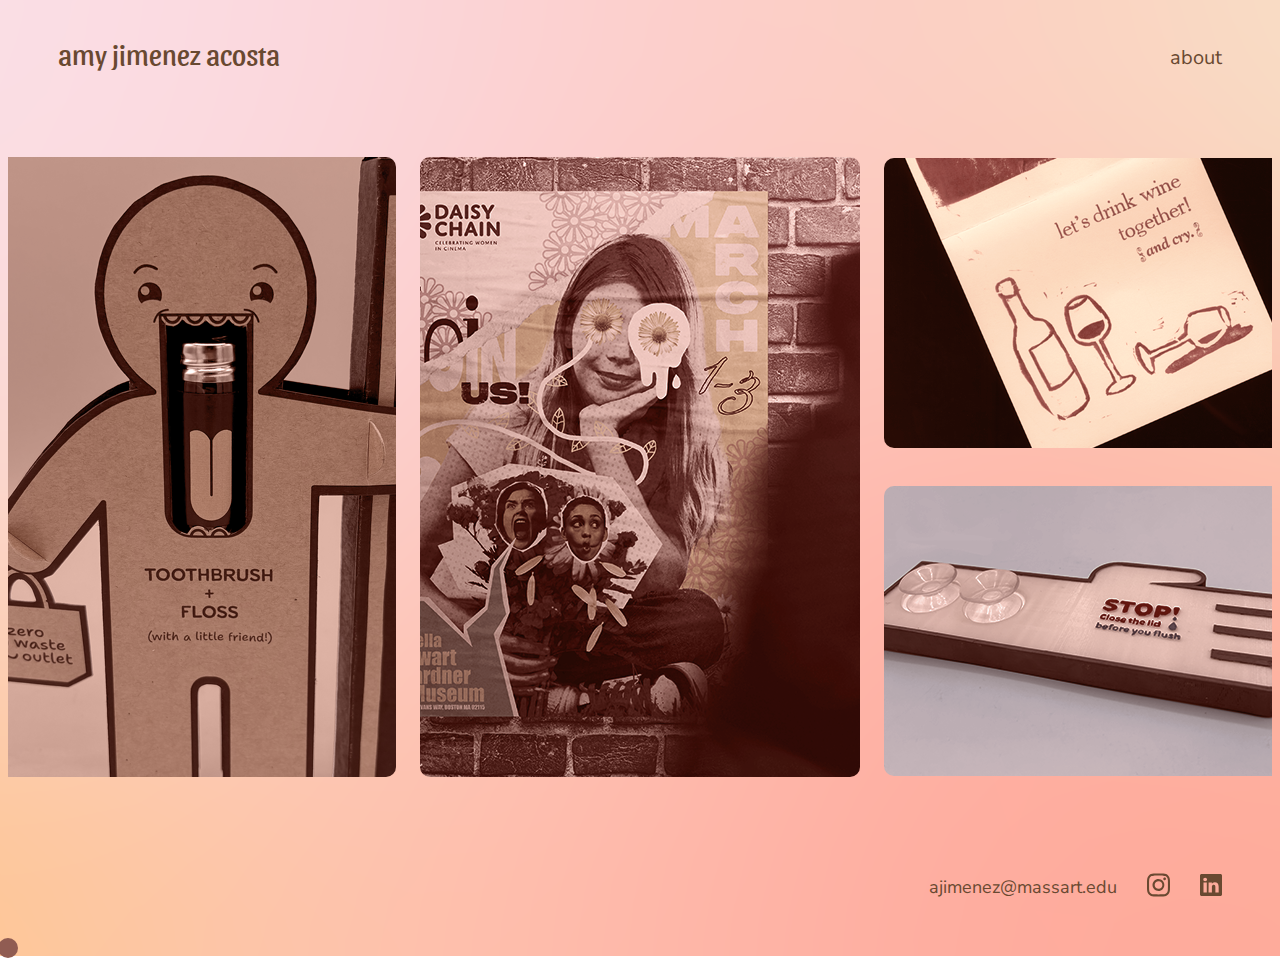
<file: index.html>
<!DOCTYPE html>
<html lang="en">
<head>
  <meta charset="utf-8">
  <meta name="viewport" content="width=device-width">
  <link rel="stylesheet" href="index.css">
  <title>Amy's Portfolio</title>
  <!-- FONTS -->
  <!-- Sansita -->
  <link rel="preconnect" href="https://fonts.googleapis.com">
  <link rel="preconnect" href="https://fonts.gstatic.com" crossorigin>
  <link
    href="https://fonts.googleapis.com/css2?family=Sansita:ital,wght@0,400;0,700;0,800;0,900;1,400;1,700;1,800;1,900&display=swap"
    rel="stylesheet">
  <!-- Nunito Sans -->
  <link rel="preconnect" href="https://fonts.googleapis.com">
  <link rel="preconnect" href="https://fonts.gstatic.com" crossorigin>
  <link
    href="https://fonts.googleapis.com/css2?family=Nunito+Sans:ital,opsz,wght@0,6..12,200..1000;1,6..12,200..1000&family=Sansita:ital,wght@0,400;0,700;0,800;0,900;1,400;1,700;1,800;1,900&display=swap"
    rel="stylesheet">
</head>

<body>

  <!-- here's your portfolio website homepage. -->
  <nav class="navbar">
    <div class="title">
    <h1>amy jimenez acosta</h1>
  </div>
    <ul class="nav-items">
      <li><a href="about.html">about</a></li>
    </ul>
  </nav>

  <!-- Main Content -->
   <div class="content">
  <div class="container">
    <div class="image-grid">
      <div class="image1">
        <a href="packaging.html">
        <div class="text_container">
            <h4 class="text">packaging</h4>
        </div>
      </a>
    </div>
    <div class="image2">
      <a href="branding.html">
      <div class="text_container">
          <h4 class="text">branding</h4>
      </div>
    </a>
  </div>
  <div class="image3">
    <a href="print.html">
    <div class="secondtext_container">
        <h4 class="text">print</h4>
    </div>
  </a>
</div>
<div class="image4">
  <a href="mixedmedia.html">
  <div class="secondtext_container">
      <h4 class="text">mixed media</h4>
  </div>
</a>
</div>
    </div>
  </div>
</div>
  <!-- Footer -->
  <footer class="footer">
    <div class="footer-items">
      <p>ajimenez@massart.edu</p>
      <a href="https://www.instagram.com/pinkesthours?igsh=MTlhNWYxMjQzbDN6aw%3D%3D&utm_source=qr" target="_blank">
        <img src="Icons/Insta Icon.svg" alt="Icon" class="icon">
      </a>
      <a href="https://www.linkedin.com/in/amy-jim%C3%A9nez-acosta-410ba9253?lipi=urn%3Ali%3Apage%3Ad_flagship3_profile_view_base_contact_details%3BkZuqNHsxStKeKeqYBIDjVw%3D%3D" target="linkedin">
        <img src="Icons/Linkedin Icon.svg" alt="Icon" class="icon">
      </a>
    </div>
  </footer>
  <script src="script.js"></script>
  <div class="cursor-dot-outline"></div>
  <div class="cursor-dot"></div>
</body>

</html>
</file>
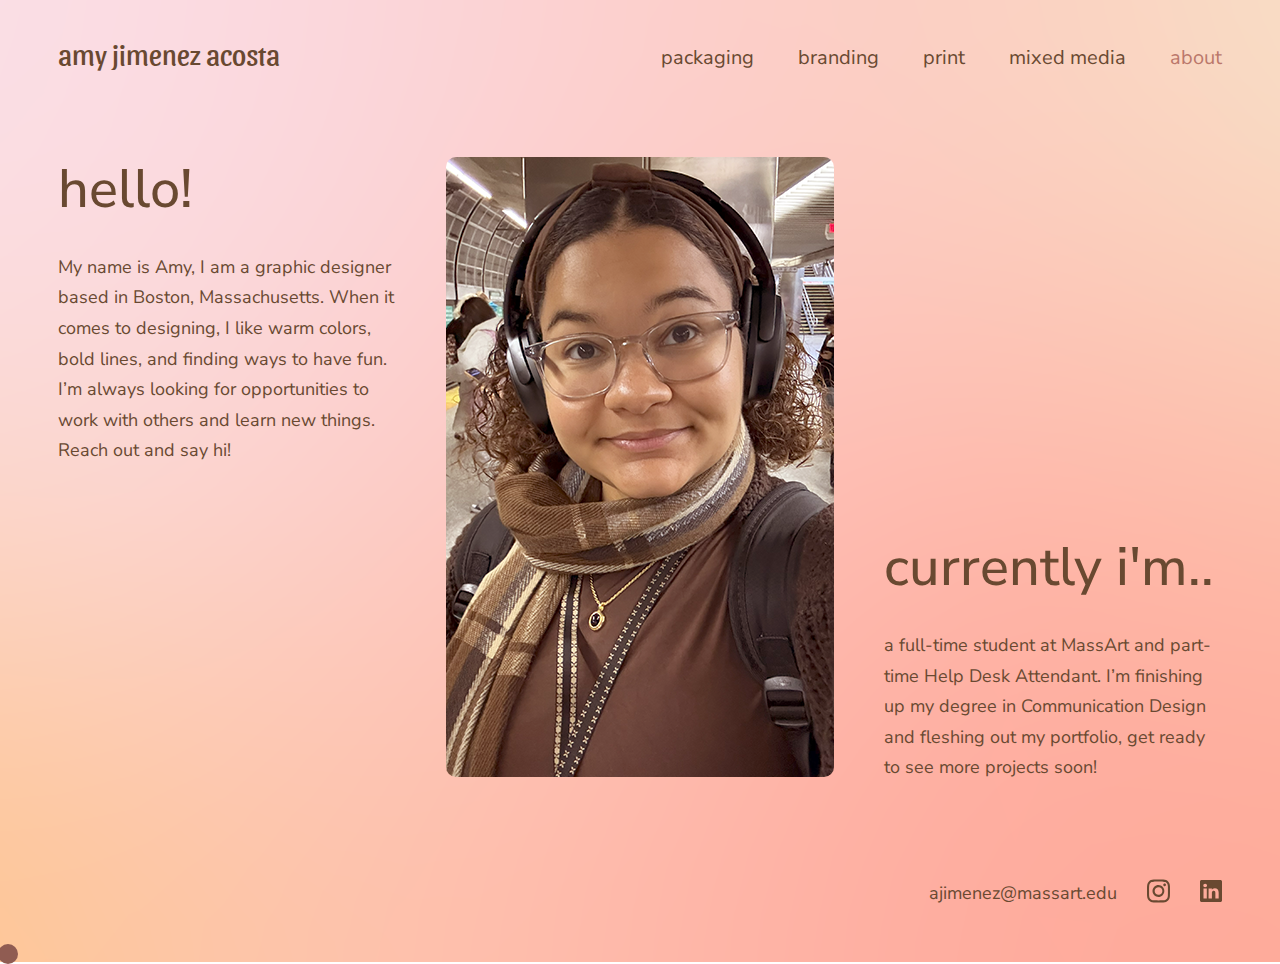
<file: about.html>
<!DOCTYPE html>
<html lang="en">
<head>
  <meta charset="utf-8">
  <meta name="viewport" content="width=device-width">
  <link rel="stylesheet" href="index.css">
  <title>Amy's Portfolio</title>
  <!-- FONTS -->
  <!-- Sansita -->
  <link rel="preconnect" href="https://fonts.googleapis.com">
  <link rel="preconnect" href="https://fonts.gstatic.com" crossorigin>
  <link
    href="https://fonts.googleapis.com/css2?family=Sansita:ital,wght@0,400;0,700;0,800;0,900;1,400;1,700;1,800;1,900&display=swap"
    rel="stylesheet">
  <!-- Nunito Sans -->
  <link rel="preconnect" href="https://fonts.googleapis.com">
  <link rel="preconnect" href="https://fonts.gstatic.com" crossorigin>
  <link
    href="https://fonts.googleapis.com/css2?family=Nunito+Sans:ital,opsz,wght@0,6..12,200..1000;1,6..12,200..1000&family=Sansita:ital,wght@0,400;0,700;0,800;0,900;1,400;1,700;1,800;1,900&display=swap"
    rel="stylesheet">
</head>

<body>

  <!-- here's your portfolio website homepage. -->
  <nav class="navbar">
    <h1><a href="index.html">amy jimenez acosta</a></h1>
    <ul class="nav-items">
      <li><a href="packaging.html">packaging</a></li>
      <li><a href="branding.html">branding</a></li>
      <li><a href="print.html">print</a></li>
      <li><a href="mixedmedia.html">mixed media</a></li>
      <li><a href="about.html" class="current">about</a></li>
    </ul>
  </nav>

  <!-- Main Content -->
   <div class="content">
  <div class="aboutme">
    <section class="aboutmesection1">
    <h2>hello!</h2>
    <p>My name is Amy, I am a graphic designer based in Boston, Massachusetts. When it comes to designing, I like warm colors, bold lines, and finding ways to have fun. I’m always looking for opportunities to work with others and learn new things. <br>Reach out and say hi!
</p>
    </section>
      <div>
        <img src="me.png" alt="Placeholder 1" id="aboutmeimage"></div>
      <section class="aboutmesection2">
        <h2>currently i'm..</h2>
        <p>a full-time student at MassArt and part-time Help Desk Attendant. I’m finishing up my degree in Communication Design and fleshing out my portfolio, get ready to see more projects soon!</p>
        </section>
</div>
</div>
  <!-- Footer -->
  <footer class="footer">
    <div class="footer-items">
      <p>ajimenez@massart.edu</p>
      <a href="https://www.instagram.com/pinkesthours?igsh=MTlhNWYxMjQzbDN6aw%3D%3D&utm_source=qr" target="_blank">
        <img src="Icons/Insta Icon.svg" alt="Icon" class="icon">
      </a>
      <a href="https://www.linkedin.com/in/amy-jim%C3%A9nez-acosta-410ba9253?lipi=urn%3Ali%3Apage%3Ad_flagship3_profile_view_base_contact_details%3BkZuqNHsxStKeKeqYBIDjVw%3D%3D" target="linkedin">
        <img src="Icons/Linkedin Icon.svg" alt="Icon" class="icon">
      </a>
    </div>
  </footer>
  <script src="script.js"></script>
  <div class="cursor-dot-outline"></div>
  <div class="cursor-dot"></div>
</body>

</html>
</file>
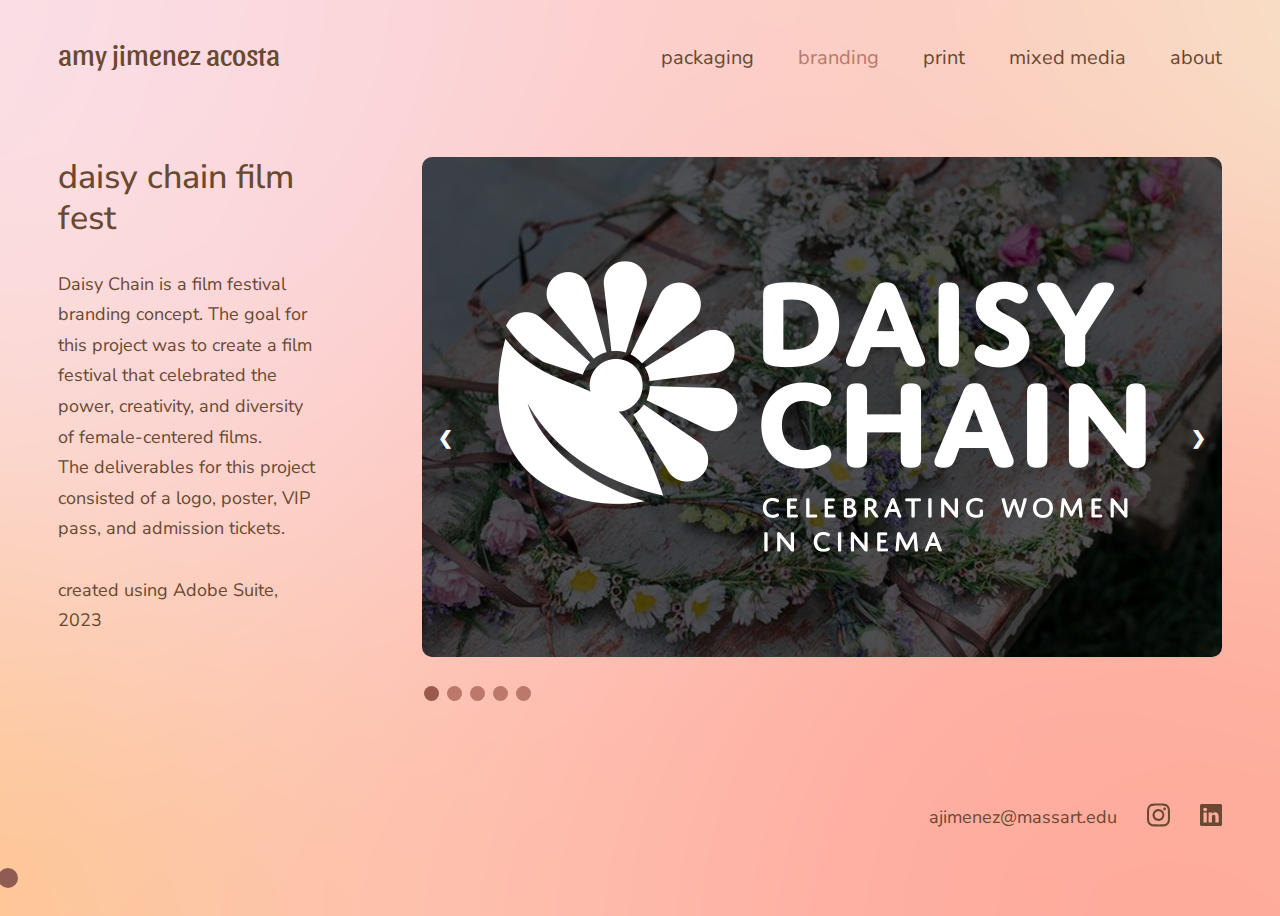
<file: branding.html>
<!DOCTYPE html>
<html lang="en">
<head>
  <meta charset="utf-8">
  <meta name="viewport" content="width=device-width">
  <link rel="stylesheet" href="index.css">
  <title>Amy's Portfolio</title>
  <!-- FONTS -->
  <!-- Sansita -->
  <link rel="preconnect" href="https://fonts.googleapis.com">
  <link rel="preconnect" href="https://fonts.gstatic.com" crossorigin>
  <link
    href="https://fonts.googleapis.com/css2?family=Sansita:ital,wght@0,400;0,700;0,800;0,900;1,400;1,700;1,800;1,900&display=swap"
    rel="stylesheet">
  <!-- Nunito Sans -->
  <link rel="preconnect" href="https://fonts.googleapis.com">
  <link rel="preconnect" href="https://fonts.gstatic.com" crossorigin>
  <link
    href="https://fonts.googleapis.com/css2?family=Nunito+Sans:ital,opsz,wght@0,6..12,200..1000;1,6..12,200..1000&family=Sansita:ital,wght@0,400;0,700;0,800;0,900;1,400;1,700;1,800;1,900&display=swap"
    rel="stylesheet">
</head>

<body>

  <!-- here's your portfolio website homepage. -->
  <nav class="navbar">
    <h1><a href="index.html">amy jimenez acosta</a></h1>
    <ul class="nav-items">
      <li><a href="packaging.html">packaging</a></li>
      <li><a href="branding.html" class="current">branding</a></li>
      <li><a href="print.html">print</a></li>
      <li><a href="mixedmedia.html">mixed media</a></li>
      <li><a href="about.html">about</a></li>
    </ul>
  </nav>

  <!-- Main Content -->
   <div class="content">
  <div class="projectpage">
    <section class="projectdetails">
    <h3>daisy chain film fest</h3>
    <p>Daisy Chain is a film festival branding concept.
        The goal for this project was to create a film festival that celebrated the power, creativity, and diversity of female-centered films. <br>The deliverables for this project consisted of a logo, poster, VIP pass, and admission tickets.<br><br>created using Adobe Suite, 2023
</p>
    </section>
    <div class="slideshow-container">

        <!-- Full-width images with number and caption text -->
        <div class="mySlides fade">
          <img src="brandingimages/Logo.png" alt="Projectimage">
        </div>

        <div class="mySlides fade">
          <img src="brandingimages/Poster.png" alt="Projectimage">
        </div>

        <div class="mySlides fade">
          <img src="brandingimages/lanyard.png" alt="Projectimage">
        </div>
 <div class="mySlides fade">
            <img src="brandingimages/Tickets 1.png"  alt="Projectimage">
          </div>
          <div class="mySlides fade">
            <img src="brandingimages/tickets 2.png"  alt="Projectimage">
          </div>



        <!-- Next and previous buttons -->
        <a class="prev" onclick="plusSlides(-1)">&#10094;</a>
        <a class="next" onclick="plusSlides(1)">&#10095;</a>
      <br>

      <!-- The dots/circles -->
      <div>
        <span class="dot" onclick="currentSlide(1)"></span>
        <span class="dot" onclick="currentSlide(2)"></span>
        <span class="dot" onclick="currentSlide(3)"></span>
        <span class="dot" onclick="currentSlide(4)"></span>
        <span class="dot" onclick="currentSlide(5)"></span>
      </div>
    </div>
</div>
</div>
  <!-- Footer -->
  <footer class="footer">
    <div class="footer-items">
      <p>ajimenez@massart.edu</p>
      <a href="https://www.instagram.com/pinkesthours?igsh=MTlhNWYxMjQzbDN6aw%3D%3D&utm_source=qr" target="_blank">
        <img src="Icons/Insta Icon.svg" alt="Icon" class="icon">
      </a>
      <a href="https://www.linkedin.com/in/amy-jim%C3%A9nez-acosta-410ba9253?lipi=urn%3Ali%3Apage%3Ad_flagship3_profile_view_base_contact_details%3BkZuqNHsxStKeKeqYBIDjVw%3D%3D" target="linkedin">
        <img src="Icons/Linkedin Icon.svg" alt="Icon" class="icon">
      </a>
    </div>
  </footer>
  <script src="script.js"></script>
  <div class="cursor-dot-outline"></div>
  <div class="cursor-dot"></div>
</body>

</html>
</file>
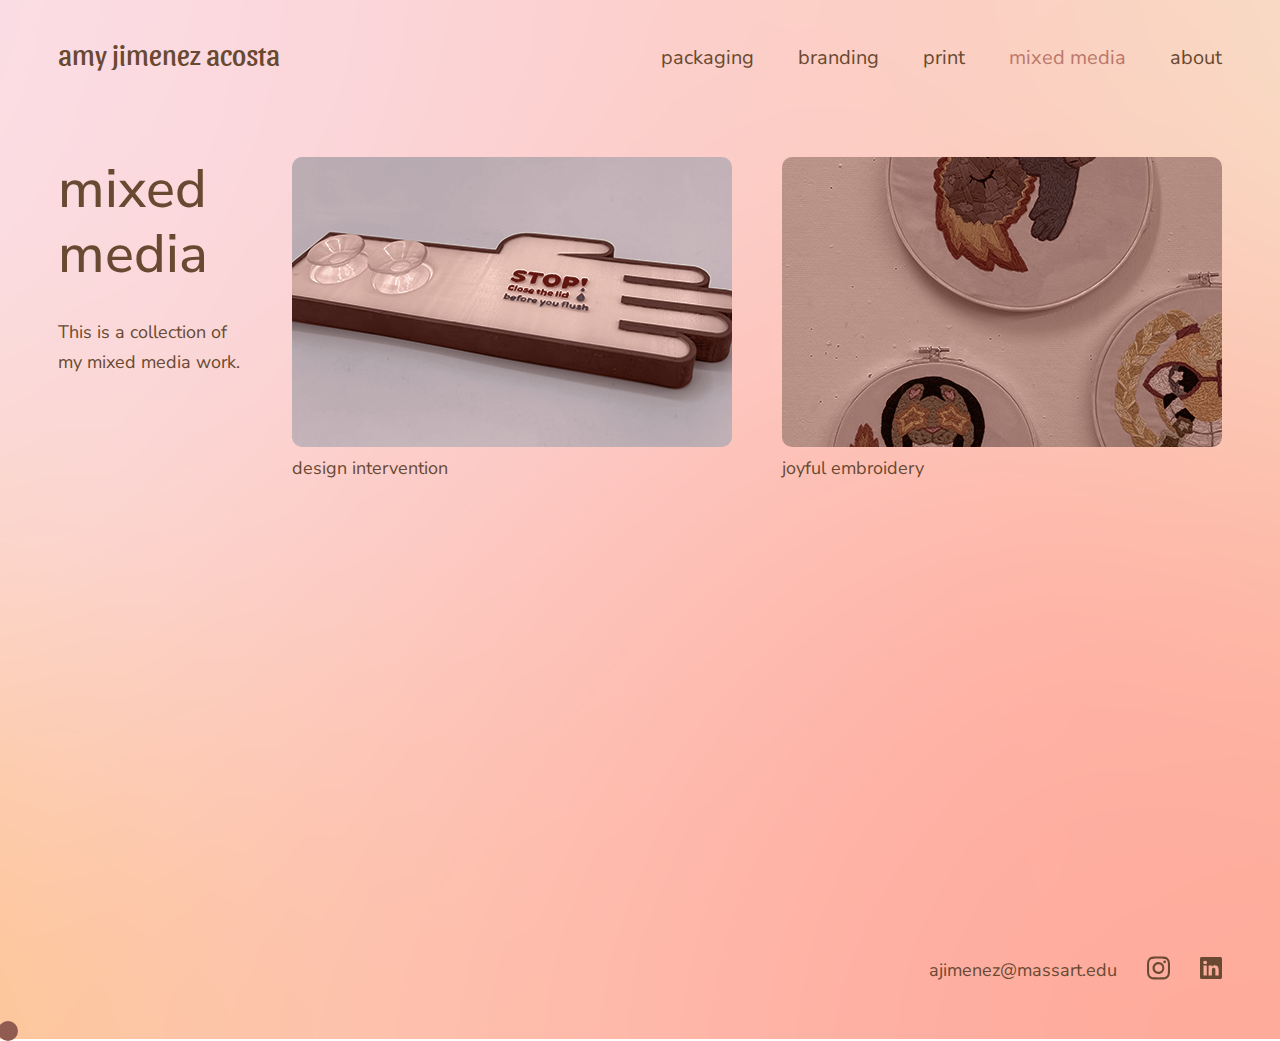
<file: mixedmedia.html>
<!DOCTYPE html>
<html lang="en">
<head>
  <meta charset="utf-8">
  <meta name="viewport" content="width=device-width">
  <link rel="stylesheet" href="index.css">
  <title>Amy's Portfolio</title>
  <!-- FONTS -->
  <!-- Sansita -->
  <link rel="preconnect" href="https://fonts.googleapis.com">
  <link rel="preconnect" href="https://fonts.gstatic.com" crossorigin>
  <link
    href="https://fonts.googleapis.com/css2?family=Sansita:ital,wght@0,400;0,700;0,800;0,900;1,400;1,700;1,800;1,900&display=swap"
    rel="stylesheet">
  <!-- Nunito Sans -->
  <link rel="preconnect" href="https://fonts.googleapis.com">
  <link rel="preconnect" href="https://fonts.gstatic.com" crossorigin>
  <link
    href="https://fonts.googleapis.com/css2?family=Nunito+Sans:ital,opsz,wght@0,6..12,200..1000;1,6..12,200..1000&family=Sansita:ital,wght@0,400;0,700;0,800;0,900;1,400;1,700;1,800;1,900&display=swap"
    rel="stylesheet">
</head>

<body>

  <!-- here's your portfolio website homepage. -->
  <nav class="navbar">
    <h1><a href="index.html">amy jimenez acosta</a></h1>
    <ul class="nav-items">
      <li><a href="packaging.html">packaging</a></li>
      <li><a href="branding.html">branding</a></li>
      <li><a href="print.html">print</a></li>
      <li><a href="mixedmedia.html" class="current">mixed media</a></li>
      <li><a href="about.html">about</a></li>
    </ul>
  </nav>

  <!-- Main Content -->
   <div class="content">
  <div class="gallery">
    <section class="gallerytext">
    <h2>mixed media</h2>
    <p>This is a collection of my mixed media work.
</p>
    </section>
      <div class="galleryimage1">
        <a href="mixedmediaproject1.html"><img src="mixedmediaimages/thumbnail.png" alt="Placeholder 1" id="galleryimage"><p>design intervention</p> </a></div>
        <div class="galleryimage2">
            <a href="mixedmediaproject2.html"><img src="mixedmediaimages/thumbnail2.png" alt="Placeholder 1" id="galleryimage2"><p> joyful embroidery</p></a></div>
</div>
</div>
  <!-- Footer -->
  <footer class="footer">
    <div class="footer-items">
      <p>ajimenez@massart.edu</p>
      <a href="https://www.instagram.com/pinkesthours?igsh=MTlhNWYxMjQzbDN6aw%3D%3D&utm_source=qr" target="_blank">
        <img src="Icons/Insta Icon.svg" alt="Icon" class="icon">
      </a>
      <a href="https://www.linkedin.com/in/amy-jim%C3%A9nez-acosta-410ba9253?lipi=urn%3Ali%3Apage%3Ad_flagship3_profile_view_base_contact_details%3BkZuqNHsxStKeKeqYBIDjVw%3D%3D" target="linkedin">
        <img src="Icons/Linkedin Icon.svg" alt="Icon" class="icon">
      </a>
    </div>
  </footer>
  <script src="script.js"></script>
  <div class="cursor-dot-outline"></div>
  <div class="cursor-dot"></div>
</body>

</html>
</file>
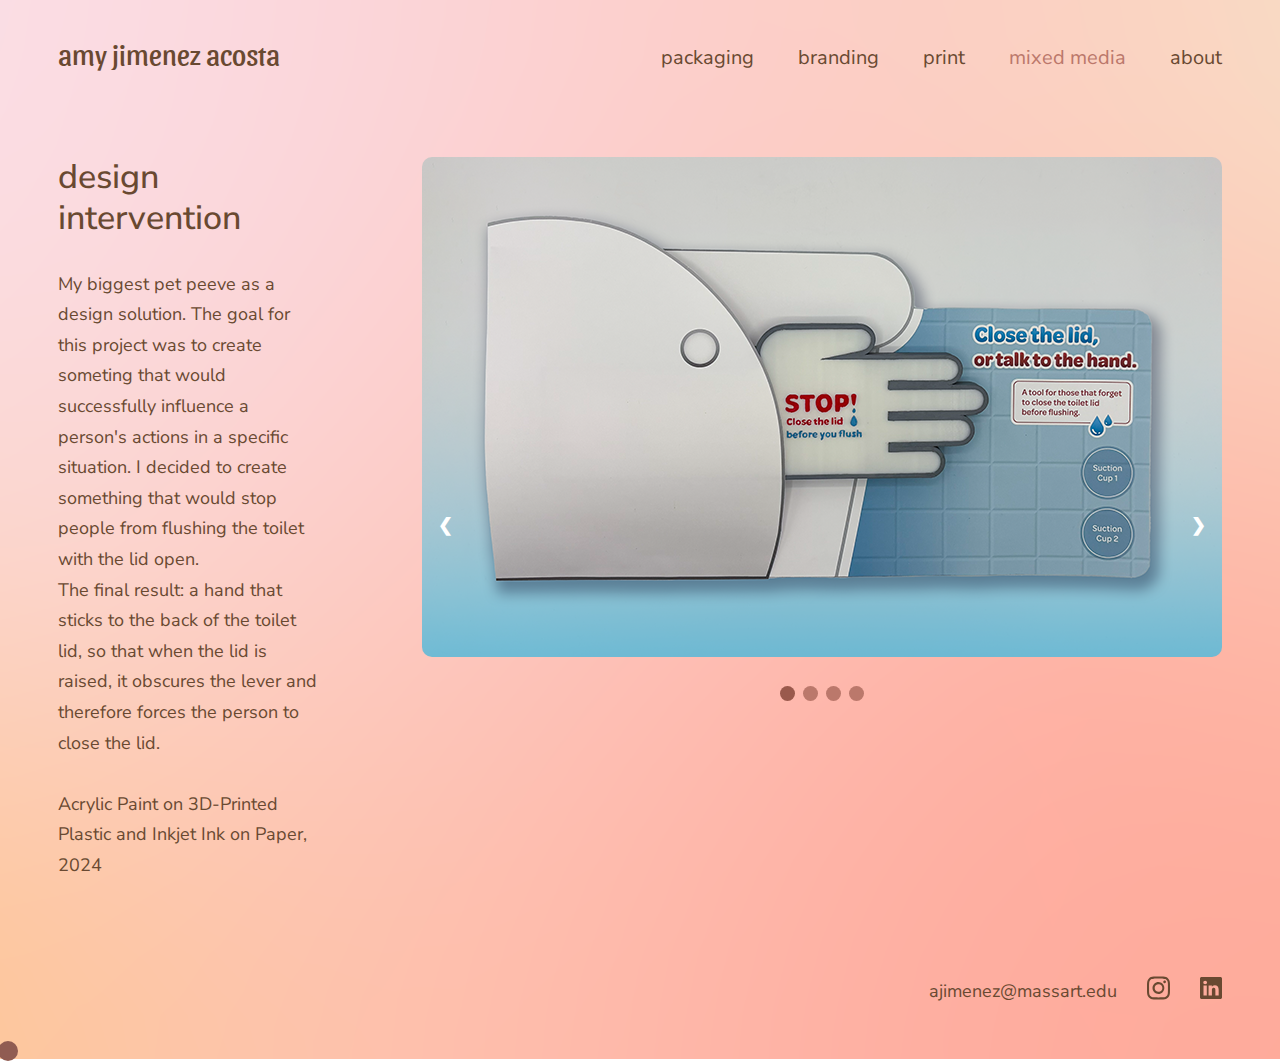
<file: mixedmediaproject1.html>
<!DOCTYPE html>
<html lang="en">
<head>
  <meta charset="utf-8">
  <meta name="viewport" content="width=device-width">
  <link rel="stylesheet" href="index.css">
  <title>Amy's Portfolio</title>
  <!-- FONTS -->
  <!-- Sansita -->
  <link rel="preconnect" href="https://fonts.googleapis.com">
  <link rel="preconnect" href="https://fonts.gstatic.com" crossorigin>
  <link
    href="https://fonts.googleapis.com/css2?family=Sansita:ital,wght@0,400;0,700;0,800;0,900;1,400;1,700;1,800;1,900&display=swap"
    rel="stylesheet">
  <!-- Nunito Sans -->
  <link rel="preconnect" href="https://fonts.googleapis.com">
  <link rel="preconnect" href="https://fonts.gstatic.com" crossorigin>
  <link
    href="https://fonts.googleapis.com/css2?family=Nunito+Sans:ital,opsz,wght@0,6..12,200..1000;1,6..12,200..1000&family=Sansita:ital,wght@0,400;0,700;0,800;0,900;1,400;1,700;1,800;1,900&display=swap"
    rel="stylesheet">
</head>

<body>

  <!-- here's your portfolio website homepage. -->
  <nav class="navbar">
    <h1><a href="index.html">amy jimenez acosta</a></h1>
    <ul class="nav-items">
      <li><a href="packaging.html">packaging</a></li>
      <li><a href="branding.html">branding</a></li>
      <li><a href="print.html">print</a></li>
      <li><a href="mixedmedia.html" class="current">mixed media</a></li>
      <li><a href="about.html">about</a></li>
    </ul>
  </nav>

  <!-- Main Content -->
   <div class="content">
  <div class="projectpage">
    <section class="projectdetails">
    <h3>design intervention</h3>
    <p>My biggest pet peeve as a design solution. The goal for this project was to create someting that would successfully influence a person's actions in a specific situation. I decided to create something that would stop people from flushing the toilet with the lid open. <br>The final result: a hand that sticks to the back of the toilet lid, so that when the lid is raised, it obscures the lever and therefore forces the person to close the lid.<br><br>Acrylic Paint on 3D-Printed Plastic and Inkjet Ink on Paper, 2024
</p>
    </section>
    <div class="slideshow-container">

        <!-- Full-width images with number and caption text -->
        <div class="mySlides fade">
          <img src="mixedmediaimages/intervention1.png" alt="Projectimage">
        </div>

        <div class="mySlides fade">
          <img src="mixedmediaimages/intervention2.png"  alt="Projectimage">
        </div>

        <div class="mySlides fade">
          <img src="mixedmediaimages/intervention3.png" alt="Projectimage">
        </div>

        <div class="mySlides fade">
            <img src="mixedmediaimages/intervention4.png" alt="Projectimage">
          </div>




        <!-- Next and previous buttons -->
        <a class="prev" onclick="plusSlides(-1)">&#10094;</a>
        <a class="next" onclick="plusSlides(1)">&#10095;</a>
      <br>

      <!-- The dots/circles -->
      <div class="dotsline">
        <span class="dot" onclick="currentSlide(1)"></span>
        <span class="dot" onclick="currentSlide(2)"></span>
        <span class="dot" onclick="currentSlide(3)"></span>
        <span class="dot" onclick="currentSlide(4)"></span>
      </div>
    </div>
</div>
</div>
  <!-- Footer -->
  <footer class="footer">
    <div class="footer-items">
      <p>ajimenez@massart.edu</p>
      <a href="https://www.instagram.com/pinkesthours?igsh=MTlhNWYxMjQzbDN6aw%3D%3D&utm_source=qr" target="_blank">
        <img src="Icons/Insta Icon.svg" alt="Icon" class="icon">
      </a>
      <a href="https://www.linkedin.com/in/amy-jim%C3%A9nez-acosta-410ba9253?lipi=urn%3Ali%3Apage%3Ad_flagship3_profile_view_base_contact_details%3BkZuqNHsxStKeKeqYBIDjVw%3D%3D" target="linkedin">
        <img src="Icons/Linkedin Icon.svg" alt="Icon" class="icon">
      </a>
    </div>
  </footer>
  <script src="script.js"></script>
  <div class="cursor-dot-outline"></div>
  <div class="cursor-dot"></div>
</body>

</html>
</file>
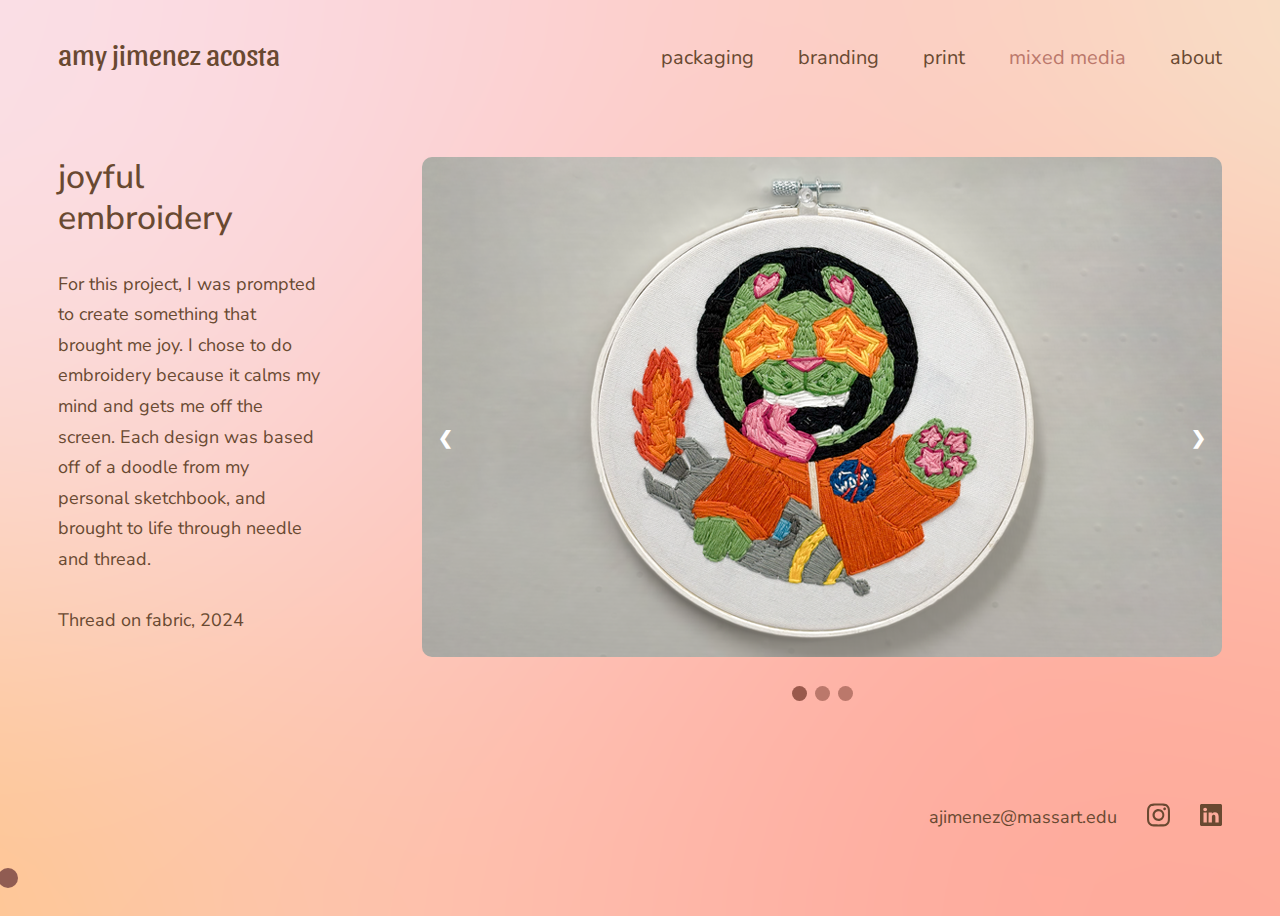
<file: mixedmediaproject2.html>
<!DOCTYPE html>
<html lang="en">
<head>
  <meta charset="utf-8">
  <meta name="viewport" content="width=device-width">
  <link rel="stylesheet" href="index.css">
  <title>Amy's Portfolio</title>
  <!-- FONTS -->
  <!-- Sansita -->
  <link rel="preconnect" href="https://fonts.googleapis.com">
  <link rel="preconnect" href="https://fonts.gstatic.com" crossorigin>
  <link
    href="https://fonts.googleapis.com/css2?family=Sansita:ital,wght@0,400;0,700;0,800;0,900;1,400;1,700;1,800;1,900&display=swap"
    rel="stylesheet">
  <!-- Nunito Sans -->
  <link rel="preconnect" href="https://fonts.googleapis.com">
  <link rel="preconnect" href="https://fonts.gstatic.com" crossorigin>
  <link
    href="https://fonts.googleapis.com/css2?family=Nunito+Sans:ital,opsz,wght@0,6..12,200..1000;1,6..12,200..1000&family=Sansita:ital,wght@0,400;0,700;0,800;0,900;1,400;1,700;1,800;1,900&display=swap"
    rel="stylesheet">
</head>

<body>

  <!-- here's your portfolio website homepage. -->
  <nav class="navbar">
    <h1><a href="index.html">amy jimenez acosta</a></h1>
    <ul class="nav-items">
      <li><a href="packaging.html">packaging</a></li>
      <li><a href="branding.html">branding</a></li>
      <li><a href="print.html">print</a></li>
      <li><a href="mixedmedia.html" class="current">mixed media</a></li>
      <li><a href="about.html">about</a></li>
    </ul>
  </nav>

  <!-- Main Content -->
   <div class="content">
  <div class="projectpage">
    <section class="projectdetails">
    <h3>joyful embroidery</h3>
    <p>
        For this project, I was prompted to create something that brought me joy. I chose to do embroidery because it calms my mind and gets me off the screen. Each design was based off of a doodle from my personal sketchbook, and brought to life through needle and thread.<br><br>Thread on fabric, 2024
</p>
    </section>
    <div class="slideshow-container">

        <!-- Full-width images with number and caption text -->
        <div class="mySlides fade">
          <img src="mixedmediaimages/embroidery1.png" alt="Projectimage">
        </div>

        <div class="mySlides fade">
          <img src="mixedmediaimages/embroidery2.png"  alt="Projectimage">
        </div>

        <div class="mySlides fade">
          <img src="mixedmediaimages/embroidery3.png" alt="Projectimage">
        </div>

        <!-- Next and previous buttons -->
        <a class="prev" onclick="plusSlides(-1)">&#10094;</a>
        <a class="next" onclick="plusSlides(1)">&#10095;</a>
      <br>

      <!-- The dots/circles -->
      <div class="dotsline">
        <span class="dot" onclick="currentSlide(1)"></span>
        <span class="dot" onclick="currentSlide(2)"></span>
        <span class="dot" onclick="currentSlide(3)"></span>
      </div>
    </div>
</div>
</div>
  <!-- Footer -->
  <footer class="footer">
    <div class="footer-items">
      <p>ajimenez@massart.edu</p>
      <a href="https://www.instagram.com/pinkesthours?igsh=MTlhNWYxMjQzbDN6aw%3D%3D&utm_source=qr" target="_blank">
        <img src="Icons/Insta Icon.svg" alt="Icon" class="icon">
      </a>
      <a href="https://www.linkedin.com/in/amy-jim%C3%A9nez-acosta-410ba9253?lipi=urn%3Ali%3Apage%3Ad_flagship3_profile_view_base_contact_details%3BkZuqNHsxStKeKeqYBIDjVw%3D%3D" target="linkedin">
        <img src="Icons/Linkedin Icon.svg" alt="Icon" class="icon">
      </a>
    </div>
  </footer>
  <script src="script.js"></script>
  <div class="cursor-dot-outline"></div>
  <div class="cursor-dot"></div>
</body>

</html>
</file>
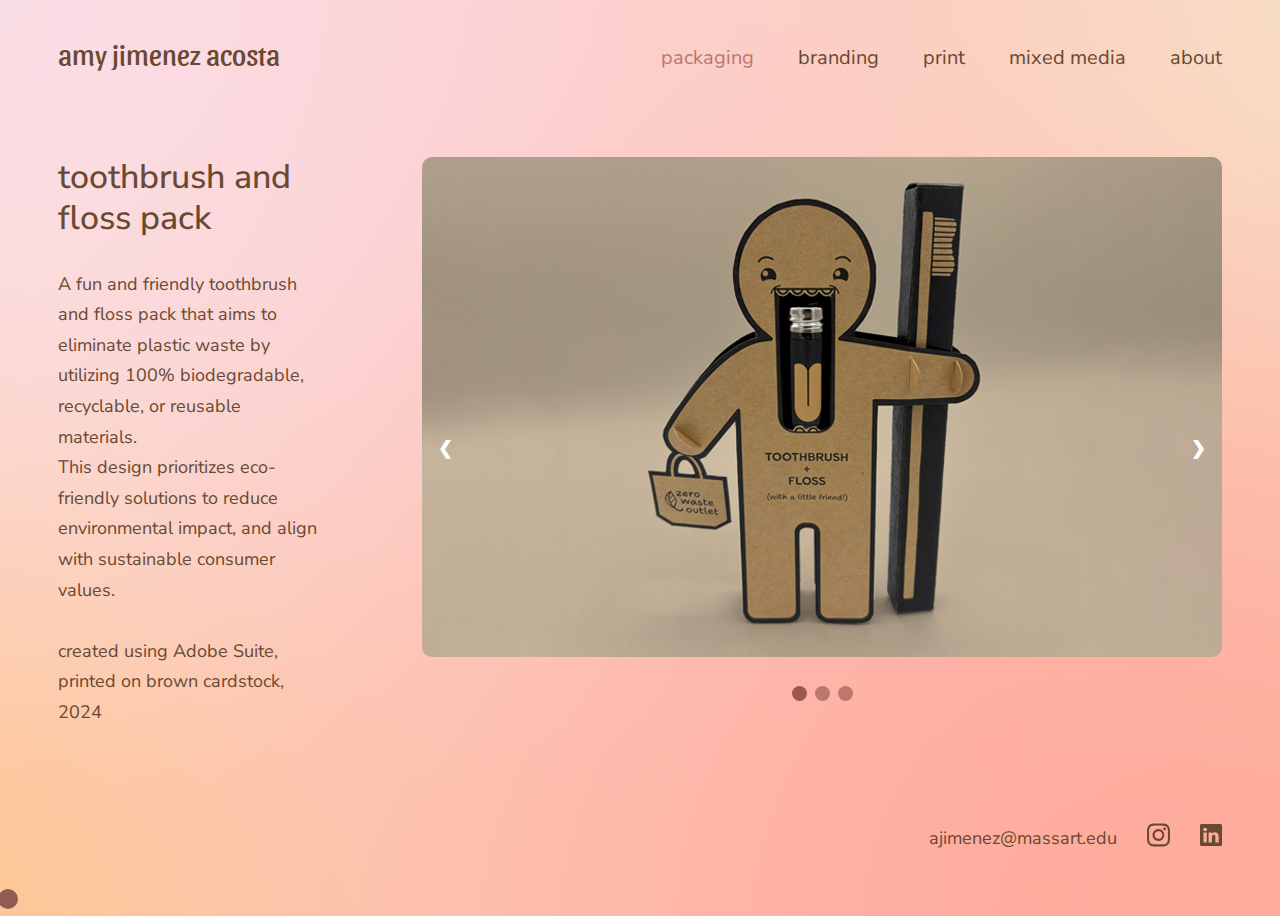
<file: packaging.html>
<!DOCTYPE html>
<html lang="en">
<head>
  <meta charset="utf-8">
  <meta name="viewport" content="width=device-width">
  <link rel="stylesheet" href="index.css">
  <title>Amy's Portfolio</title>
  <!-- FONTS -->
  <!-- Sansita -->
  <link rel="preconnect" href="https://fonts.googleapis.com">
  <link rel="preconnect" href="https://fonts.gstatic.com" crossorigin>
  <link
    href="https://fonts.googleapis.com/css2?family=Sansita:ital,wght@0,400;0,700;0,800;0,900;1,400;1,700;1,800;1,900&display=swap"
    rel="stylesheet">
  <!-- Nunito Sans -->
  <link rel="preconnect" href="https://fonts.googleapis.com">
  <link rel="preconnect" href="https://fonts.gstatic.com" crossorigin>
  <link
    href="https://fonts.googleapis.com/css2?family=Nunito+Sans:ital,opsz,wght@0,6..12,200..1000;1,6..12,200..1000&family=Sansita:ital,wght@0,400;0,700;0,800;0,900;1,400;1,700;1,800;1,900&display=swap"
    rel="stylesheet">
</head>

<body>

  <!-- here's your portfolio website homepage. -->
  <nav class="navbar">
    <h1><a href="index.html">amy jimenez acosta</a></h1>
    <ul class="nav-items">
      <li><a href="packaging.html" class="current">packaging</a></li>
      <li><a href="branding.html">branding</a></li>
      <li><a href="print.html">print</a></li>
      <li><a href="mixedmedia.html">mixed media</a></li>
      <li><a href="about.html">about</a></li>
    </ul>
  </nav>

  <!-- Main Content -->
   <div class="content">
  <div class="projectpage">
    <section class="projectdetails">
    <h3>toothbrush and floss pack</h3>
    <p>A fun and friendly toothbrush and floss pack that
        aims to eliminate plastic waste
        by utilizing 100% biodegradable,
        recyclable, or reusable materials.
<br>
        This design prioritizes eco-friendly
        solutions to reduce
        environmental impact, and align
        with sustainable consumer
        values.<br><br>created using Adobe Suite, printed on brown cardstock, 2024
</p>
    </section>
    <div class="slideshow-container">

        <!-- Full-width images with number and caption text -->
        <div class="mySlides fade">
          <img src="packagingimages/packaging1.png" alt="Projectimage">
        </div>

        <div class="mySlides fade">
          <img src="packagingimages/packaging2.png" alt="Projectimage">
        </div>

        <div class="mySlides fade">
          <img src="packagingimages/packaging3.png" alt="Projectimage">
        </div>



        <!-- Next and previous buttons -->
        <a class="prev" onclick="plusSlides(-1)">&#10094;</a>
        <a class="next" onclick="plusSlides(1)">&#10095;</a>
      <br>

      <!-- The dots/circles -->
      <div class="dotsline">
        <span class="dot" onclick="currentSlide(1)"></span>
        <span class="dot" onclick="currentSlide(2)"></span>
        <span class="dot" onclick="currentSlide(3)"></span>
      </div>
    </div>
</div>
</div>
  <!-- Footer -->
  <footer class="footer">
    <div class="footer-items">
      <p>ajimenez@massart.edu</p>
      <a href="https://www.instagram.com/pinkesthours?igsh=MTlhNWYxMjQzbDN6aw%3D%3D&utm_source=qr" target="_blank">
        <img src="Icons/Insta Icon.svg" alt="Icon" class="icon">
      </a>
      <a href="https://www.linkedin.com/in/amy-jim%C3%A9nez-acosta-410ba9253?lipi=urn%3Ali%3Apage%3Ad_flagship3_profile_view_base_contact_details%3BkZuqNHsxStKeKeqYBIDjVw%3D%3D" target="linkedin">
        <img src="Icons/Linkedin Icon.svg" alt="Icon" class="icon">
      </a>
    </div>
  </footer>
  <script src="script.js"></script>
  <div class="cursor-dot-outline"></div>
  <div class="cursor-dot"></div>
</body>

</html>
</file>
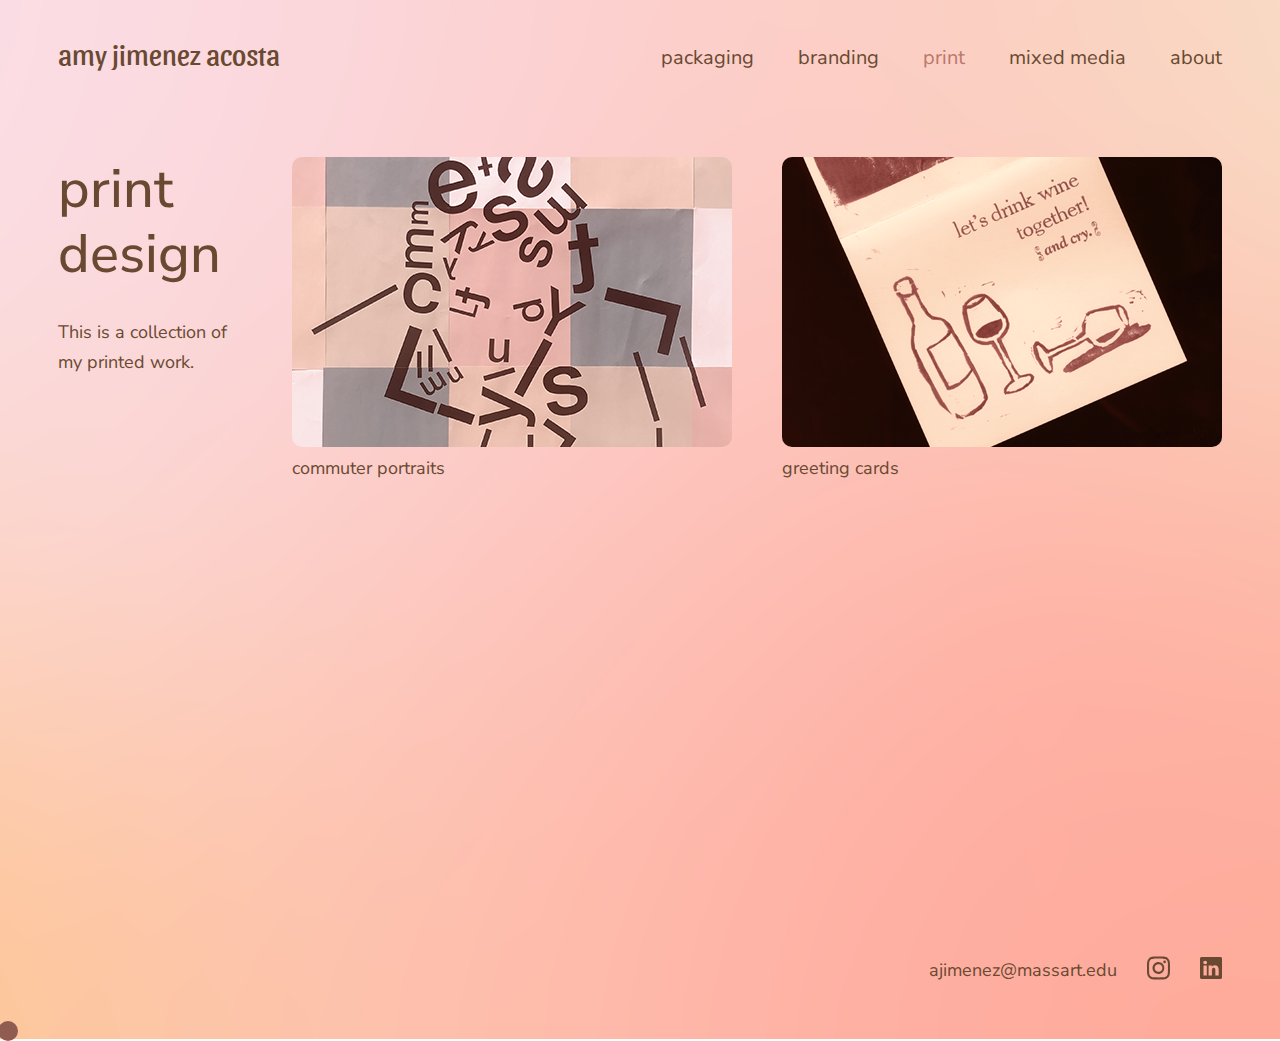
<file: print.html>
<!DOCTYPE html>
<html lang="en">
<head>
  <meta charset="utf-8">
  <meta name="viewport" content="width=device-width">
  <link rel="stylesheet" href="index.css">
  <title>Amy's Portfolio</title>
  <!-- FONTS -->
  <!-- Sansita -->
  <link rel="preconnect" href="https://fonts.googleapis.com">
  <link rel="preconnect" href="https://fonts.gstatic.com" crossorigin>
  <link
    href="https://fonts.googleapis.com/css2?family=Sansita:ital,wght@0,400;0,700;0,800;0,900;1,400;1,700;1,800;1,900&display=swap"
    rel="stylesheet">
  <!-- Nunito Sans -->
  <link rel="preconnect" href="https://fonts.googleapis.com">
  <link rel="preconnect" href="https://fonts.gstatic.com" crossorigin>
  <link
    href="https://fonts.googleapis.com/css2?family=Nunito+Sans:ital,opsz,wght@0,6..12,200..1000;1,6..12,200..1000&family=Sansita:ital,wght@0,400;0,700;0,800;0,900;1,400;1,700;1,800;1,900&display=swap"
    rel="stylesheet">
</head>

<body>

  <!-- here's your portfolio website homepage. -->
  <nav class="navbar">
    <h1><a href="index.html">amy jimenez acosta</a></h1>
    <ul class="nav-items">
      <li><a href="packaging.html">packaging</a></li>
      <li><a href="branding.html">branding</a></li>
      <li><a href="print.html" class="current">print</a></li>
      <li><a href="mixedmedia.html">mixed media</a></li>
      <li><a href="about.html">about</a></li>
    </ul>
  </nav>

  <!-- Main Content -->
   <div class="content">
  <div class="gallery">
    <section class="gallerytext">
    <h2>print design</h2>
    <p>This is a collection of my printed work.
</p>
    </section>
      <div class="galleryimage1">
        <a href="printproject1.html"> <img src="printimages/Thumbnail.png" alt="Placeholder 1" id="galleryimage"><p> commuter portraits</p></a></div>
        <div class="galleryimage2">
            <a href="printproject2.html"><img src="printimages/Thumbnail3.png" alt="Placeholder 1" id="galleryimage2"><p> greeting cards</p> </a></div>
</div>
</div>
  <!-- Footer -->
  <footer class="footer">
    <div class="footer-items">
      <p>ajimenez@massart.edu</p>
      <a href="https://www.instagram.com/pinkesthours?igsh=MTlhNWYxMjQzbDN6aw%3D%3D&utm_source=qr" target="_blank">
        <img src="Icons/Insta Icon.svg" alt="Icon" class="icon">
      </a>
      <a href="https://www.linkedin.com/in/amy-jim%C3%A9nez-acosta-410ba9253?lipi=urn%3Ali%3Apage%3Ad_flagship3_profile_view_base_contact_details%3BkZuqNHsxStKeKeqYBIDjVw%3D%3D" target="linkedin">
        <img src="Icons/Linkedin Icon.svg" alt="Icon" class="icon">
      </a>
    </div>
  </footer>
  <script src="script.js"></script>
  <div class="cursor-dot-outline"></div>
  <div class="cursor-dot"></div>
</body>

</html>
</file>
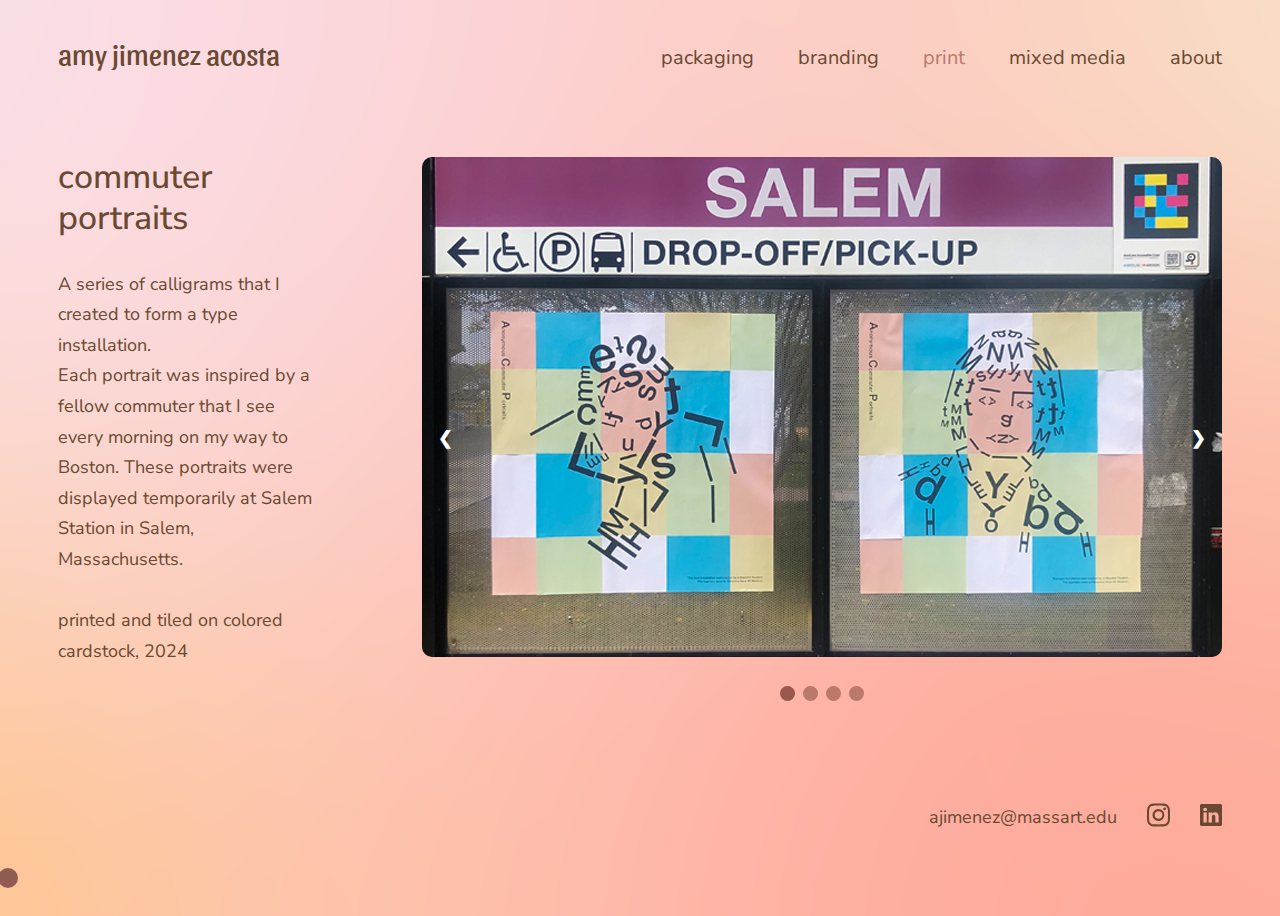
<file: printproject1.html>
<!DOCTYPE html>
<html lang="en">
<head>
  <meta charset="utf-8">
  <meta name="viewport" content="width=device-width">
  <link rel="stylesheet" href="index.css">
  <title>Amy's Portfolio</title>
  <!-- FONTS -->
  <!-- Sansita -->
  <link rel="preconnect" href="https://fonts.googleapis.com">
  <link rel="preconnect" href="https://fonts.gstatic.com" crossorigin>
  <link
    href="https://fonts.googleapis.com/css2?family=Sansita:ital,wght@0,400;0,700;0,800;0,900;1,400;1,700;1,800;1,900&display=swap"
    rel="stylesheet">
  <!-- Nunito Sans -->
  <link rel="preconnect" href="https://fonts.googleapis.com">
  <link rel="preconnect" href="https://fonts.gstatic.com" crossorigin>
  <link
    href="https://fonts.googleapis.com/css2?family=Nunito+Sans:ital,opsz,wght@0,6..12,200..1000;1,6..12,200..1000&family=Sansita:ital,wght@0,400;0,700;0,800;0,900;1,400;1,700;1,800;1,900&display=swap"
    rel="stylesheet">
</head>

<body>

  <!-- here's your portfolio website homepage. -->
  <nav class="navbar">
    <h1><a href="index.html">amy jimenez acosta</a></h1>
    <ul class="nav-items">
      <li><a href="packaging.html">packaging</a></li>
      <li><a href="branding.html">branding</a></li>
      <li><a href="print.html" class="current">print</a></li>
      <li><a href="mixedmedia.html">mixed media</a></li>
      <li><a href="about.html">about</a></li>
    </ul>
  </nav>

  <!-- Main Content -->
   <div class="content">
  <div class="projectpage">
    <section class="projectdetails">
    <h3>commuter portraits</h3>
    <p>A series of calligrams that I created to form a type installation.
        <br>
        Each portrait was inspired by a fellow commuter that I see every morning on my way to Boston. These portraits were displayed temporarily at Salem Station in Salem, Massachusetts.<br><br>printed and tiled on colored cardstock, 2024
</p>
    </section>
    <div class="slideshow-container">

        <!-- Full-width images with number and caption text -->
        <div class="mySlides fade">
          <img src="printimages/portraits1.png" alt="Projectimage">
        </div>

        <div class="mySlides fade">
          <img src="printimages/portraits2.png"  alt="Projectimage">
        </div>

        <div class="mySlides fade">
          <img src="printimages/portraits3.png" alt="Projectimage">
        </div>

        <div class="mySlides fade">
            <img src="printimages/portraits4.png" alt="Projectimage">
          </div>




        <!-- Next and previous buttons -->
        <a class="prev" onclick="plusSlides(-1)">&#10094;</a>
        <a class="next" onclick="plusSlides(1)">&#10095;</a>
      <br>

      <!-- The dots/circles -->
      <div class="dotsline">
        <span class="dot" onclick="currentSlide(1)"></span>
        <span class="dot" onclick="currentSlide(2)"></span>
        <span class="dot" onclick="currentSlide(3)"></span>
        <span class="dot" onclick="currentSlide(4)"></span>
      </div>
    </div>
</div>
</div>
  <!-- Footer -->
  <footer class="footer">
    <div class="footer-items">
      <p>ajimenez@massart.edu</p>
      <a href="https://www.instagram.com/pinkesthours?igsh=MTlhNWYxMjQzbDN6aw%3D%3D&utm_source=qr" target="_blank">
        <img src="Icons/Insta Icon.svg" alt="Icon" class="icon">
      </a>
      <a href="https://www.linkedin.com/in/amy-jim%C3%A9nez-acosta-410ba9253?lipi=urn%3Ali%3Apage%3Ad_flagship3_profile_view_base_contact_details%3BkZuqNHsxStKeKeqYBIDjVw%3D%3D" target="linkedin">
        <img src="Icons/Linkedin Icon.svg" alt="Icon" class="icon">
      </a>
    </div>
  </footer>
  <script src="script.js"></script>
  <div class="cursor-dot-outline"></div>
  <div class="cursor-dot"></div>
</body>

</html>
</file>
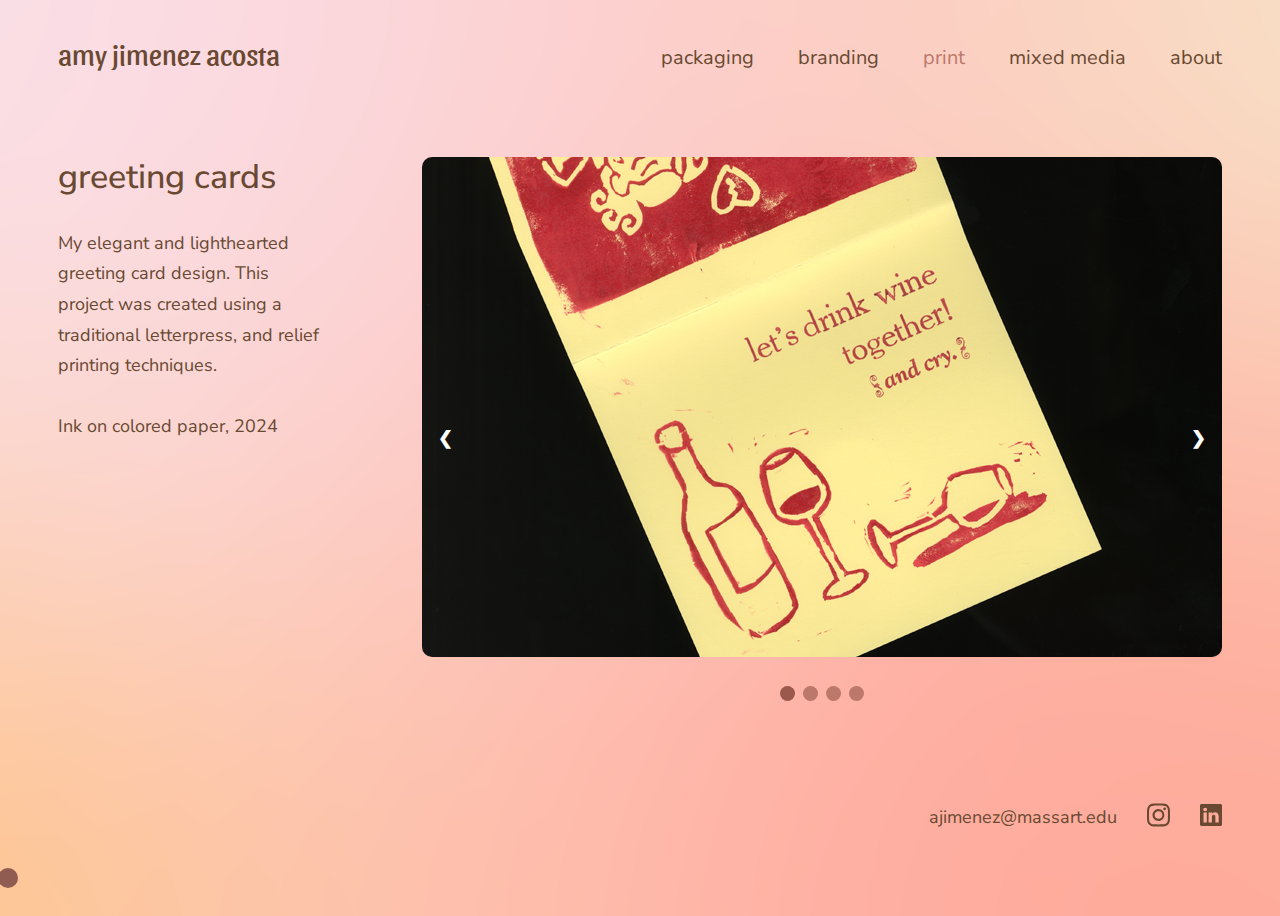
<file: printproject2.html>
<!DOCTYPE html>
<html lang="en">
<head>
  <meta charset="utf-8">
  <meta name="viewport" content="width=device-width">
  <link rel="stylesheet" href="index.css">
  <title>Amy's Portfolio</title>
  <!-- FONTS -->
  <!-- Sansita -->
  <link rel="preconnect" href="https://fonts.googleapis.com">
  <link rel="preconnect" href="https://fonts.gstatic.com" crossorigin>
  <link
    href="https://fonts.googleapis.com/css2?family=Sansita:ital,wght@0,400;0,700;0,800;0,900;1,400;1,700;1,800;1,900&display=swap"
    rel="stylesheet">
  <!-- Nunito Sans -->
  <link rel="preconnect" href="https://fonts.googleapis.com">
  <link rel="preconnect" href="https://fonts.gstatic.com" crossorigin>
  <link
    href="https://fonts.googleapis.com/css2?family=Nunito+Sans:ital,opsz,wght@0,6..12,200..1000;1,6..12,200..1000&family=Sansita:ital,wght@0,400;0,700;0,800;0,900;1,400;1,700;1,800;1,900&display=swap"
    rel="stylesheet">
</head>

<body>

  <!-- here's your portfolio website homepage. -->
  <nav class="navbar">
    <h1><a href="index.html">amy jimenez acosta</a></h1>
    <ul class="nav-items">
      <li><a href="packaging.html">packaging</a></li>
      <li><a href="branding.html">branding</a></li>
      <li><a href="print.html" class="current">print</a></li>
      <li><a href="mixedmedia.html">mixed media</a></li>
      <li><a href="about.html">about</a></li>
    </ul>
  </nav>

  <!-- Main Content -->
   <div class="content">
  <div class="projectpage">
    <section class="projectdetails">
    <h3>greeting cards</h3>
    <p>My elegant and lighthearted greeting card design. This project was created using a traditional letterpress, and relief printing techniques.
      <br><br>Ink on colored paper, 2024
</p>
    </section>
    <div class="slideshow-container">

        <!-- Full-width images with number and caption text -->
        <div class="mySlides fade">
          <img src="printimages/Cards4.png" alt="Projectimage">
        </div>

        <div class="mySlides fade">
          <img src="printimages/Cards3.png"  alt="Projectimage">
        </div>
        <div class="mySlides fade">
            <img src="printimages/Cards1.png"  alt="Projectimage">
          </div>
          <div class="mySlides fade">
            <img src="printimages/Cards2.png"  alt="Projectimage">
          </div>

        <!-- Next and previous buttons -->
        <a class="prev" onclick="plusSlides(-1)">&#10094;</a>
        <a class="next" onclick="plusSlides(1)">&#10095;</a>
      <br>

      <!-- The dots/circles -->
      <div class="dotsline">
        <span class="dot" onclick="currentSlide(1)"></span>
        <span class="dot" onclick="currentSlide(2)"></span>
        <span class="dot" onclick="currentSlide(3)"></span>
        <span class="dot" onclick="currentSlide(4)"></span>
      </div>
    </div>
</div>
</div>
  <!-- Footer -->
  <footer class="footer">
    <div class="footer-items">
      <p>ajimenez@massart.edu</p>
      <a href="https://www.instagram.com/pinkesthours?igsh=MTlhNWYxMjQzbDN6aw%3D%3D&utm_source=qr" target="_blank">
        <img src="Icons/Insta Icon.svg" alt="Icon" class="icon">
      </a>
      <a href="https://www.linkedin.com/in/amy-jim%C3%A9nez-acosta-410ba9253?lipi=urn%3Ali%3Apage%3Ad_flagship3_profile_view_base_contact_details%3BkZuqNHsxStKeKeqYBIDjVw%3D%3D" target="linkedin">
        <img src="Icons/Linkedin Icon.svg" alt="Icon" class="icon">
      </a>
    </div>
  </footer>
  <script src="script.js"></script>
  <div class="cursor-dot-outline"></div>
  <div class="cursor-dot"></div>
</body>

</html>
</file>
<file: index.css>
/* Typography */
h1 {
    color: #694931;
    font-family: "Sansita";
    font-size: 28px;
    font-style: normal;
    font-weight: 400;
    line-height: 142%;
    margin-bottom: 0;
    margin-top: 6px;
}

h2 {
    color: #694931;
    font-family: "Nunito Sans";
    font-size: 54px;
    font-style: normal;
    font-weight: 500;
    line-height: 120%;
    margin: 0;
    margin-bottom: 30px;
}

h3 {
    color: #694931;
    font-family: "Nunito Sans";
    font-size: 34px;
    font-style: normal;
    font-weight: 500;
    line-height: 120%;
    margin: 0;
    margin-bottom: 30px;
}
h4 {
    color:#fbdce2 ;
    font-family: "sansita";
    font-size: 38px;
    font-style: normal;
    font-weight: 400;
    line-height: 120%;
    margin: 0;
    margin-bottom: 30px;
}
p {
    font-size: 18px;
    font-style: normal;
    line-height: 170%;
    margin: 0;
}

a {
    color: inherit;
    text-decoration: none;
    font-weight: 400;
}

a:hover {
    color: #BB786B;
}

/* Layout */
img.icon {
    border-radius: 0%;
}

Body {
    height: 100%;
    /* Removes default margin */
    padding: 0;
    /* Removes default padding */
    height: 100%;
    /* Ensures the body takes up the full height */
    width: auto;
    min-height: 100vh;
    /* Ensures the body takes up at least the full viewport height */
    box-sizing: border-box;
    cursor: none;
    background-image: url(Background/Gradient.png);
    /* Replace with your image path */
    background-size: cover;
    /* Makes the image cover the entire area */
    background-repeat: no-repeat;
    /* Prevents tiling */
    background-position: center;
    /* Centers the image */
    /* default font family. hooray! */
    font-family: "Nunito Sans";
    color: #694931;

}

img {
    border-radius: 10px;
}

.custom-cursor {
    position: absolute;
    width: 20px;
    height: 20px;
    background-color: #905c52;
    border-radius: 50%;
    pointer-events: none;
    transform: translate(-50%, -50%);
    transition: transform 0.1s ease-out;
}



.navbar {
    display: grid;
    grid-template-columns: 1fr 3fr;
    /* text-align: center; */
    padding: 20px 50px;
    margin-bottom: 50px;

}

.title {
    margin: 0;
}

.nav-items {
    cursor: none;
    /* remove the bullets from the unordered list */
    list-style-type: none;
    /* remove the default left padding from the unordered list */
    padding-left: 0;
    /* right-align our navigation links */
    text-align: right;
}

/* make the list item elements into inline elements so that they flow horizontally instead of stacking vertically (like block elements do). */
.nav-items li {
    display: inline;
    padding-left: 40px;
    font-size: 20px;
    font-weight: 600;
}

.nav-items a.current {
    color: #BB786B;
    /* Matches hover color */
}



footer.footer {
    position: relative;
    padding: 20px;
    margin-top: 50px;
}

.footer-items {
    display: flex;
    width: auto;
    height: 81px;
    padding: 0px 30px;
    position: relative;
    justify-content: flex-end;
    align-items: center;
    gap: 30px;
    flex-shrink: 0;
}


div.container {
    flex: 1;
    position: relative;
    width: auto;
    height: 100%;
    Padding: 0px 20px;
}

.aboutme {
    Padding: 0px 50px;
    display: grid;
    grid-template-columns: 1fr 1fr 1fr;
    column-gap: 50px;
}

section.aboutmesection2 {
    margin-top: auto;
}

.gallery {
    Padding: 0px 50px;
    display: grid;
    grid-template-columns: 1.5fr 1fr 1fr;
    grid-template-rows: 1fr 1fr;
    column-gap: 50px;
    row-gap: 50px;
}



.galleryimage1 {
    margin-left: auto;
    margin-right: 0;
}

.galleryimage2 {
    margin-left: auto;
    margin-right: 0;
}


.galleryimage3 {
    grid-column-start: 3;
    margin-left: auto;
    margin-right: 0;
}


.projectpage {
    Padding: 0px 50px;
    display: grid;
    grid-template-columns: 1fr 1.5fr;
    column-gap: 100px;
}

div.projectimages {
    margin-left: auto;
    margin-right: 0;
}

* {
    box-sizing: border-box
}

/* Slideshow container */
.slideshow-container {
    max-width: 1000px;
    position: relative;
    margin-left: auto;
    margin-right: 0;
}



/* Hide the images by default */
.mySlides {
    display: none;
}

/* Next & previous buttons */
.prev,
.next {
    cursor: pointer;
    position: absolute;
    top: 50%;
    width: auto;
    margin-top: -22px;
    padding: 16px;
    color: white;
    font-weight: bold;
    font-size: 18px;
    transition: 0.6s ease;
    border-radius: 0 3px 3px 0;
    user-select: none;
}


/* Position the "next button" to the right */
.next {
    right: 0;
    border-radius: 3px 0 0 3px;
}


/* The dots/bullets/indicators */
.dot {
    cursor: pointer;
    height: 15px;
    width: 15px;
    margin: 0 2px;
    background-color: #BB786B;
    border-radius: 50%;
    display: inline-block;
    transition: background-color 0.6s ease;
}

.dotsline {
    text-align: center;
}

.active,
.dot:hover {
    background-color: hsl(10, 34%, 45%);
}

/* Fading animation */


.content {

    overflow: auto;
    /* Allow content to scroll if it overflows */
}

.image-grid {
    display: grid;
    flex: auto;
    flex-wrap: wrap;
    grid-template-columns: auto;
    grid-template-rows: auto;
    justify-content: center;
    align-items: center;
    padding: 0px 30px;
    grid-gap: 24px;
    /* Default gap for both rows and columns */
    /* To specifically control row gap */
    row-gap: 36px;
    /* Set minimum gap between rows */
}



div.image1 {
    grid-column-start: 1;
    grid-column-end: 1;
    grid-row-start: 1;
    grid-row-end: 3;
    border-radius: 10px;
    width: auto;
    /* you must set a width and height, and it must be the same in the rule below. */
    height: auto;
    background-image: url(indeximages/Packagingthumbnail.png);
}

div.image2 {
    grid-column-start: 2;
    grid-column-end: 2;
    grid-row-start: 1;
    grid-row-end: 3;
    border-radius: 10px;
    width: 440px;
    /* you must set a width and height, and it must be the same in the rule below. */
    height: 620px;
    background-image: url(indeximages/brandingthumbnail.png);
}
div.image3 {
    grid-column-start: 3;
    grid-column-end: 3;
    border-radius: 10px;
    width: 440px;
    /* you must set a width and height, and it must be the same in the rule below. */
    height: 290px;
    background-image: url(printimages/Thumbnail3.png);
}
div.image4 {
    grid-row-start: 2;
    grid-column-start: 3;
    border-radius: 10px;
    width: 440px;
    /* you must set a width and height, and it must be the same in the rule below. */
    height: 290px;
    background-image: url(mixedmediaimages/thumbnail.png);
}
div.text_container {
    width: 440px; /* you must set a width and height, and it must be the same in the rule above. */
    height: 620px;
    border-radius: 10px;
    font-family: Helvetica;
    font-size: 3em;
    color: #ffffff;
    text-align: center; /* horizontally center the text. */
    background-color:rgba(105, 69, 61, 0.7); /* create an overlay color, salmon, at 50% opacity. */
    opacity: 0; /* set the initial appearance of the element to be "invisible." */
    transition: opacity 0.3s ease; /* add animation for the element's opacity. */
    display: grid; /* this changes the "margin" property behavior in the p.text{} rule below. */
}
div.text_container:hover {
    opacity: 1; /* reveal the hidden element */
}
div.secondtext_container {
    width: 440px; /* you must set a width and height, and it must be the same in the rule above. */
    height: 290px;
    border-radius: 10px;
    font-family: Helvetica;
    font-size: 3em;
    color: #ffffff;
    text-align: center; /* horizontally center the text. */
    background-color:rgba(105, 69, 61, 0.7); /* create an overlay color, salmon, at 50% opacity. */
    opacity: 0; /* set the initial appearance of the element to be "invisible." */
    transition: opacity 0.3s ease; /* add animation for the element's opacity. */
    display: grid; /* this changes the "margin" property behavior in the p.text{} rule below. */
}
div.secondtext_container:hover {
    opacity: 1; /* reveal the hidden element */
}
h4.text {
    margin: auto; /* vertically center the text. */
}

img#place-holder4 {
    grid-row-start: 2;
    grid-column-start: 3;
    border-radius: 10px;
    width: 100%;
    /* Make images take full width of their grid cell */
    height: auto;
    /* Maintain aspect ratio */
    object-fit: cover;
    /* Crop image to fit its box (optional) */

}
</file>
